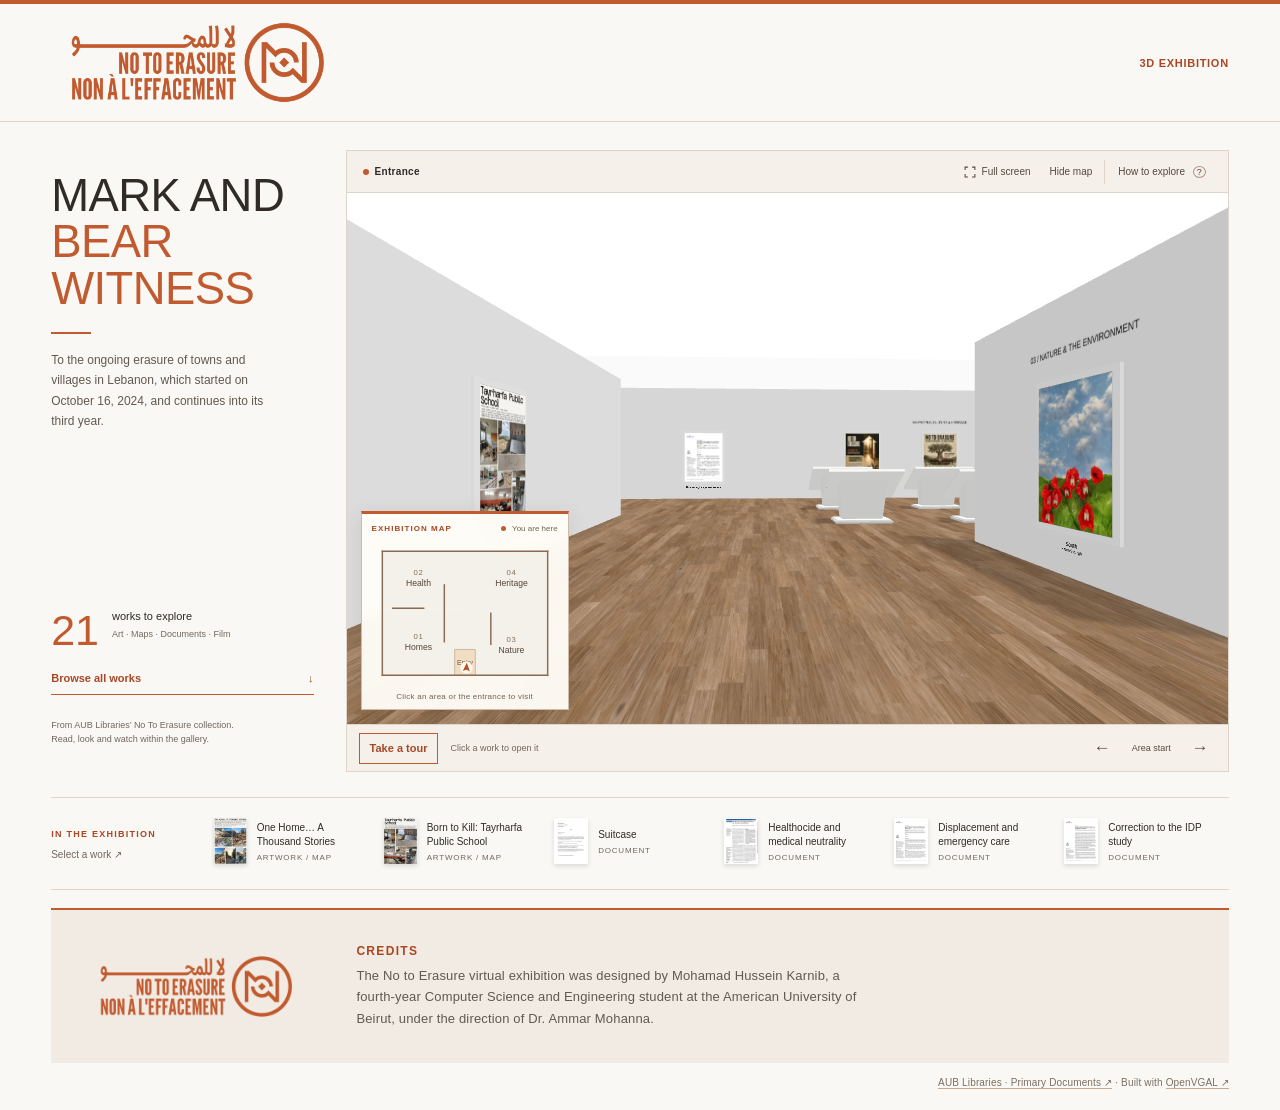
<file: index.html>
<!doctype html>
<html lang="en">
<head>
  <meta charset="utf-8">
  <meta name="viewport" content="width=device-width,initial-scale=1">
  <meta name="description" content="Explore 21 works from AUB Libraries’ Primary Documents collection in the No To Erasure 3D exhibition.">
  <title>No To Erasure — 3D Exhibition</title>
  <meta name="theme-color" content="#c15b2f">
  <link rel="icon" type="image/png" href="assets/brand/no-to-erasure-logo.png">
  <link rel="stylesheet" href="app.css?v=shorter-intro">
  <link rel="stylesheet" href="event-theme.css?v=mark-and-bear-witness">
  <script src="app.js?v=escape-priority" defer></script>
  <script src="gallery-fullscreen.js?v=escape-priority" defer></script>
</head>
<body>
<a class="skip" href="#work-strip">Skip to the exhibition works</a>
<div id="app-shell">
  <header class="site-header">
    <a href="./" class="brand" aria-label="No To Erasure, exhibition home"><img class="event-logo" src="assets/brand/no-to-erasure-logo.png" width="2048" height="790" alt="لا للمحو — No To Erasure — Non à l’effacement"></a>
    <span class="exhibition-label">3D Exhibition</span>
  </header>

  <main id="main">
    <section id="gallery-view" class="gallery-layout" aria-label="Walkable exhibition">
      <aside class="exhibition-intro">
        <div>
          <h1>Mark and <em>Bear Witness</em></h1>
          <p class="exhibition-dedication">To the ongoing erasure of towns and villages in Lebanon, which started on October 16, 2024, and continues into its third year.</p>
        </div>
        <div class="intro-bottom"><span class="section-number" id="work-count">21</span><p>works to explore<br><span>Art · Maps · Documents · Film</span></p><a href="#work-strip" class="text-button">Browse all works <span aria-hidden="true">↓</span></a><p class="sample-note">From AUB Libraries’ No To Erasure collection.<br>Read, look and watch within the gallery.</p></div>
      </aside>
      <div class="gallery-stage">
        <div class="stage-heading"><span><span class="live-dot"></span> <span id="current-room" title="Entrance">Entrance</span></span><div class="stage-actions"><button id="fullscreen-toggle" class="small-button" aria-pressed="false" title="Explore the gallery in full screen"><svg viewBox="0 0 20 20" width="14" height="14" aria-hidden="true"><path d="M7 3H3v4m10-4h4v4M3 13v4h4m10-4v4h-4" fill="none" stroke="currentColor" stroke-width="1.5"/></svg><span id="fullscreen-label">Full screen</span></button><button id="map-toggle" class="small-button" aria-expanded="true" aria-controls="minimap">Hide map</button><button id="help-button" class="small-button" aria-expanded="false">How to explore <span aria-hidden="true">?</span></button></div></div>
        <div class="frame-wrap">
          <iframe id="gallery-frame" title="No To Erasure 3D exhibition" src="gallery/viewer.html?embedded=1&amp;v=escape-priority" allow="fullscreen" loading="eager"></iframe>
          <div id="stage-loading" role="status"><span class="spinner"></span><p>Opening the exhibition…</p><span>You can open the works below while the gallery loads.</span></div>
          <aside id="minimap" aria-label="Exhibition minimap" hidden><div class="map-heading"><strong>EXHIBITION MAP</strong><span><i></i> You are here</span></div><svg id="map-drawing" viewBox="0 0 216 216" role="group" aria-label="Open-plan gallery with four themed areas and an entrance. Choose an area or the entrance."></svg><p>Click an area or the entrance to visit</p></aside>
          <div id="gallery-help" hidden><strong>Take your time.</strong><p>Drag to look around. Use the arrow keys or W, A, S, D to move. Hold Shift to walk faster. Click any work to open it here. Enlarge an artwork or map, read every page of a document, or play the film. Close the panel to continue from the same spot.</p><p>Choose <b>Take a tour</b> for a guided walk with stops. Select <b>Stop tour</b> or take control of the gallery to explore freely. The arrows below the gallery walk you to the previous or next work. Use the map to jump to an area.</p><button id="help-close" class="small-button">Got it</button></div>
        </div>
        <div class="gallery-toolbar">
          <div class="tour-controls">
            <button id="tour-toggle" type="button" disabled>Take a tour</button>
            <p id="walk-status" role="status">Click a work to open it</p>
          </div>
          <div class="work-controls" role="group" aria-label="Gallery navigation">
            <button id="previous-work" type="button" aria-label="Walk to previous work" title="Walk to previous work" disabled>←</button>
            <button id="reset-room" type="button" class="reset-button">Area start</button>
            <button id="next-work" type="button" aria-label="Walk to next work" title="Walk to next work" disabled>→</button>
          </div>
        </div>
      </div>
    </section>

    <section id="work-strip" aria-label="Exhibition contents" tabindex="-1"><div class="strip-label"><span class="eyebrow">IN THE EXHIBITION</span><span>Select a work ↗</span></div><div id="strip-items"></div></section>
  </main>
  <footer id="credits" class="exhibition-footer">
    <div class="footer-credits">
      <img class="footer-logo" src="assets/brand/no-to-erasure-logo.png" width="2048" height="790" alt="لا للمحو — No To Erasure — Non à l’effacement" loading="lazy">
      <div>
        <h2>Credits</h2>
        <p>The No to Erasure virtual exhibition was designed by Mohamad Hussein Karnib, a fourth-year Computer Science and Engineering student at the American University of Beirut, under the direction of Dr. Ammar Mohanna.</p>
      </div>
    </div>
    <div class="footer-links"><a href="https://aub.edu.lb.libguides.com/no-to-erasure/primary-documents" target="_blank" rel="noopener noreferrer">AUB Libraries · Primary Documents ↗</a> · Built with <a href="https://github.com/lbartworks/openvgal" target="_blank" rel="noopener noreferrer">OpenVGAL ↗</a></div>
  </footer>
</div>

<dialog id="exhibit-dialog" aria-labelledby="exhibit-title"><div class="dialog-top"><span id="detail-kind" class="eyebrow"></span><button class="close-button return-button" data-close aria-label="Close exhibit">Back to gallery <span aria-hidden="true">✕</span></button></div><div class="exhibit-layout"><section id="video-inspector" class="video-visual" aria-label="Watch video in the gallery" hidden><div id="video-player-slot"></div><p class="video-caption"><span id="video-source-label">Film · Available offline</span><span>Close to return to your place in the gallery</span></p></section><div class="detail-visual" id="poster-inspector"><div id="document-toolbar" role="group" aria-label="Document pages" hidden><button id="page-previous" aria-label="Previous document page">←</button><label for="page-select">Page</label><select id="page-select" aria-label="Document page"></select><span id="page-count"></span><button id="page-next" aria-label="Next document page">→</button></div><div class="zoom-toolbar" role="group" aria-label="Page magnification"><span id="zoom-label" aria-live="polite">Fit to view</span><div><button id="zoom-out" aria-label="Zoom out page" disabled>−</button><button id="zoom-fit">Fit</button><button id="zoom-width" aria-label="Fit page to width">Width</button><button id="zoom-in" aria-label="Zoom in page">+</button></div></div><div id="poster-viewport" tabindex="0" aria-label="Artwork, map or document page. Scroll to inspect when enlarged."><button id="full-image" type="button" aria-label="Enlarge page in this panel"><img id="detail-image" alt=""></button></div><p class="zoom-hint">Enlarge to inspect · Scroll to see the details</p></div><div class="detail-copy"><p id="detail-number" class="eyebrow"></p><h2 id="exhibit-title"></h2><p id="detail-summary" class="detail-summary"></p><div id="detail-body"></div><dl id="detail-metadata"></dl><div id="detail-actions"></div><p id="detail-credit" class="credit"></p><div class="detail-navigation"><button id="detail-previous" class="small-button">← Previous</button><span id="detail-position"></span><button id="detail-next" class="small-button">Next →</button></div></div></div></dialog>
<div class="sr-only" id="announcement" aria-live="polite"></div>
</body>
</html>
</file>
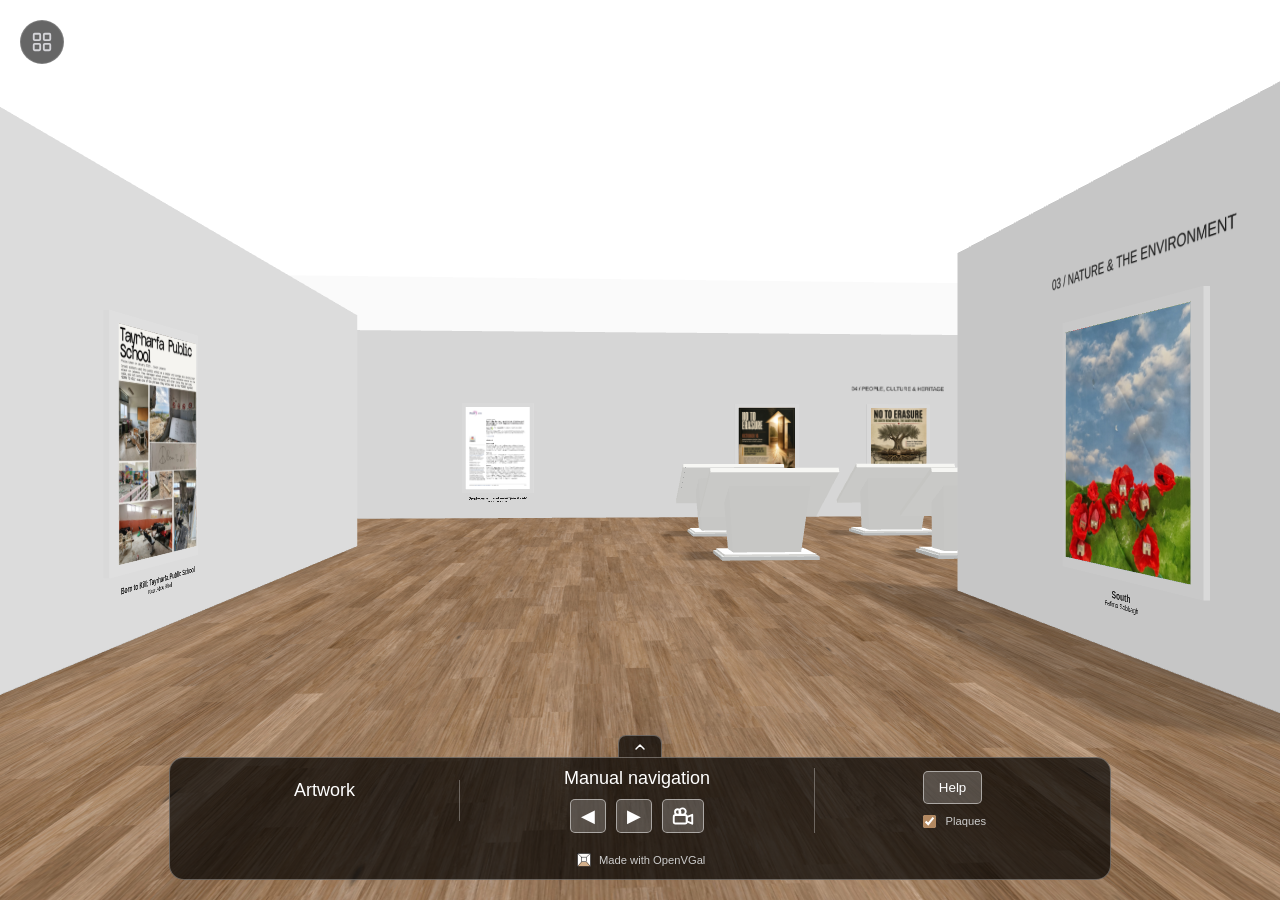
<file: gallery/viewer.html>
<!DOCTYPE html>
<html xmlns="http://www.w3.org/1999/xhtml">
 <head>
    <meta http-equiv="Content-Type" content="text/html; charset=utf-8" />
    <meta name="viewport" content="width=device-width, initial-scale=1.0">
	<title>No to Erasure — OpenVGAL demo</title>
	<meta name="description" content="Explore a stunning 3D virtual tour of your art gallery. Experience interactive WebGL visuals with OpenVGal immersive 3D environment.">
	<meta name="keywords" content="3D virtual gallery, WebGL environment, interactive 3D model, 3D virtual photo gallery, 3D virtual art gallery">
	<meta name="robots" content="index, follow">
	<!-- No static canonical or og:url. This file ships in self-host ZIPs and as
	     cdn.openvgal.com/core/viewer.html, so its real address is only known at
	     runtime. Both tags are created further down, and only when
	     window.openvgal_location is an absolute https URL. -->
	<!-- Open Graph -->
	<meta property="og:title" content="Interactive 3D Virtual Gallery | OpenVGAL">
	<meta property="og:description" content="Step into a fully immersive 3D environment. Explore our WebGL-powered virtual tour of an art gallery.">
	<meta property="og:image" content="preview.jpg">
	<meta property="og:type" content="website">
	<!-- Twitter Card -->
	<meta name="twitter:card" content="summary_large_image">
	<meta name="twitter:title" content="3D Virtual Gallery | OpenVGAL">
	<meta name="twitter:description" content="Experience an interactive 3D virtual gallery powered by WebGL. Explore now!">
	<meta name="twitter:image" content="preview.jpg">
	<!-- Structured Data -->
	<script type="application/ld+json">
	{
		"@context": "https://schema.org",
		"@type": "VirtualTour",
		"name": "3D Virtual Gallery",
		"description": "An interactive WebGL-based 3D virtual gallery by OpenVGAL.",
		"image": "preview.jpg",
		"provider": {
		"@type": "Organization",
		"name": "OpenVGAL"
		}
	}
	</script>
	<script>
         <!--/////////////////////// CUSTOMIZE THIS VALUE //////////////////////////////////-->
		window.openvgal_location = '.';
        window.openvgal_cdn_base = '';
        if (new URLSearchParams(location.search).has('embedded')) document.documentElement.classList.add('demo-embedded');
		<!--/////////////////////// CUSTOMIZE THIS VALUE //////////////////////////////////-->

		// The SEO tags are filled in from this value further down the head, after the
		// URL-based overrides have had their say — see the "SEO tags" block below.
	</script>

       <style>
		html,
		body {
		overflow: hidden;
		width: 100%;
		height: 100%;
		margin: 0;
		padding: 0;
		}

		#renderCanvas {
		width: 100%;
		height: 100%;
		touch-action: none;
		}
		#loader {
		  width: 100%;
		  height: 100%;
		  background: #000;
		  margin: auto;
		  display: flex;
		  justify-content: center;
		  align-items: center;
		  font-family: 'Inter', system-ui, -apple-system, sans-serif;
		}
		#loader .loader-card {
		  background: #18181b;
		  border: 1px solid #27272a;
		  border-radius: 16px;
		  padding: 2rem 2.5rem;
		  display: flex;
		  flex-direction: column;
		  gap: 0.2rem;
		  min-width: 320px;
		  width: min(420px, 80vw);
		}
		#loader p {
		  color: #a1a1aa;
		  font-size: 0.85rem;
		  font-weight: 500;
		  letter-spacing: 0.05em;
		  text-transform: uppercase;
		  margin: 0;
		  padding-top: 1rem;
		}
		#loader .percent-text {
		  color: #d4d4d8;
		  font-size: 0.8rem;
		  font-variant-numeric: tabular-nums;
		  margin: 0;
		  padding-top: 0.25rem;
		}
		#loaded {
		  opacity: 0;
		  transition: opacity 1s ease;
		}
		.loadingContainer {
		  width: 100%;
		  height: 12px;
		  background: #27272a;
		  border-radius: 6px;
		  overflow: hidden;
		  margin-top: 0.3rem;
		}
		.loadingBar {
		  height: 100%;
		  background: linear-gradient(90deg, oklch(0.78 0.065 68), oklch(0.66 0.075 64));
		  border-radius: 6px;
		  width: 0%;
		}






        /* Navigation Map */
        #map-button {
            position: fixed;
            top: 20px;
            left: 20px;
            z-index: 25;
            width: 44px;
            height: 44px;
            border-radius: 50%;
            border: 1px solid rgba(255, 255, 255, 0.15);
            background: rgba(0, 0, 0, 0.6);
            backdrop-filter: blur(12px);
            -webkit-backdrop-filter: blur(12px);
            color: #d4d4d8;
            cursor: pointer;
            display: flex;
            align-items: center;
            justify-content: center;
            transition: background 0.2s, border-color 0.2s, color 0.2s;
        }
        #map-button:hover {
            background: color-mix(in oklab, oklch(0.78 0.065 68) 22%, transparent);
            border-color: color-mix(in oklab, oklch(0.78 0.065 68) 50%, transparent);
            color: oklch(0.78 0.065 68);
        }
        #map-modal {
            display: none;
            position: fixed;
            inset: 0;
            z-index: 40;
            background: rgba(0, 0, 0, 0.92);
            backdrop-filter: blur(24px);
            -webkit-backdrop-filter: blur(24px);
            flex-direction: column;
            align-items: center;
            padding: 0;
            overflow-y: auto;
            font-family: 'Inter', system-ui, -apple-system, sans-serif;
        }
        #map-header {
            width: 100%;
            max-width: 900px;
            display: flex;
            justify-content: space-between;
            align-items: center;
            padding: 24px 32px 8px;
            box-sizing: border-box;
        }
        #map-title {
            color: #fafafa;
            font-size: 1.25rem;
            font-weight: 600;
            letter-spacing: -0.01em;
        }
        #map-close {
            background: none;
            border: none;
            color: #71717a;
            font-size: 1.75rem;
            cursor: pointer;
            padding: 4px 8px;
            line-height: 1;
            transition: color 0.2s;
        }
        #map-close:hover {
            color: #fafafa;
        }
        #map-about {
            width: 100%;
            max-width: 900px;
            padding: 8px 32px 8px;
            box-sizing: border-box;
        }
        #map-about-title {
            margin: 0 0 8px;
            color: #fafafa;
            font-size: 1.5rem;
            font-weight: 600;
            letter-spacing: -0.01em;
            line-height: 1.25;
        }
        #map-about-description {
            margin: 0;
            max-width: 65ch;
            color: #a1a1aa;
            font-size: 0.9375rem;
            line-height: 1.6;
            white-space: pre-line;
        }
        #map-about-description.clamped {
            display: -webkit-box;
            -webkit-box-orient: vertical;
            -webkit-line-clamp: 4;
            line-clamp: 4;
            overflow: hidden;
        }
        #map-about-more {
            margin: 4px 0 0;
            padding: 0;
            background: none;
            border: none;
            color: #a5b4fc;
            font: inherit;
            font-size: 0.875rem;
            cursor: pointer;
        }
        #map-about-more:hover {
            color: #c7d2fe;
        }
        #map-grid {
            width: 100%;
            max-width: 960px;
            display: grid;
            grid-template-columns: repeat(auto-fill, minmax(220px, 1fr));
            gap: 18px;
            padding: 16px 32px 40px;
            box-sizing: border-box;
        }
        .map-card {
            background: rgba(255, 255, 255, 0.04);
            border: 1px solid rgba(255, 255, 255, 0.07);
            border-radius: 14px;
            cursor: pointer;
            overflow: hidden;
            transition: transform 0.25s ease, border-color 0.25s, box-shadow 0.3s;
        }
        .map-card:hover {
            transform: translateY(-4px) scale(1.015);
            border-color: color-mix(in oklab, oklch(0.78 0.065 68) 55%, transparent);
            box-shadow: 0 12px 32px rgba(0, 0, 0, 0.4), 0 0 0 1px color-mix(in oklab, oklch(0.78 0.065 68) 25%, transparent);
        }
        .map-card.map-card-active {
            border-color: oklch(0.66 0.075 64);
            box-shadow: 0 0 0 1px oklch(0.66 0.075 64), 0 6px 20px color-mix(in oklab, oklch(0.78 0.065 68) 28%, transparent);
        }
        .map-card-thumb-wrap {
            position: relative;
            overflow: hidden;
        }
        .map-card-thumb-wrap::after {
            content: '';
            position: absolute;
            bottom: 0;
            left: 0;
            right: 0;
            height: 40%;
            background: linear-gradient(to top, rgba(0,0,0,0.5), transparent);
            pointer-events: none;
        }
        .map-card-thumb {
            width: 100%;
            aspect-ratio: 3 / 2;
            object-fit: cover;
            display: block;
            background: #18181b;
            transition: transform 0.3s ease;
        }
        .map-card:hover .map-card-thumb {
            transform: scale(1.05);
        }
        .map-card-placeholder {
            width: 100%;
            aspect-ratio: 3 / 2;
            background: linear-gradient(135deg, #18181b 0%, #27272a 50%, #1e1b4b 100%);
            display: flex;
            align-items: center;
            justify-content: center;
        }
        .map-card-info {
            padding: 12px 14px 14px;
            text-align: center;
        }
        .map-card-name {
            color: #e4e4e7;
            font-size: 0.875rem;
            font-weight: 500;
            margin: 0 0 3px;
            white-space: nowrap;
            overflow: hidden;
            text-overflow: ellipsis;
        }
        .map-card-count {
            color: #71717a;
            font-size: 0.75rem;
            font-weight: 400;
            margin: 0;
        }
        @media screen and (max-width: 600px) {
            #map-button {
                top: 12px;
                left: 12px;
                width: 38px;
                height: 38px;
            }
            #map-header {
                padding: 16px 16px 4px;
            }
            #map-about {
                padding: 4px 16px 4px;
            }
            #map-about-title {
                font-size: 1.25rem;
            }
            #map-grid {
                grid-template-columns: repeat(2, 1fr);
                gap: 10px;
                padding: 10px 16px 24px;
            }
            .map-card-info {
                padding: 8px 10px 10px;
            }
            .map-card-name {
                font-size: 0.8rem;
            }
        }

    </style>

    <!-- Debug mode: ?debug=1 loads an in-page console (Eruda) and records a
         breadcrumb trail to localStorage. The trail survives a tab kill, so a
         large gallery reaped by iOS Safari's memory limit can still be
         diagnosed: reopen with ?debug=1 and the previous run's trail is dumped
         to the console. Entirely inert without ?debug=1. -->
    <script>
    (function () {
        // Always defined so instrumented call sites stay one-liners.
        window.ovgMark = function () {};

        // The flag is sticky, because published galleries embed this file in a
        // cross-origin iframe whose src we cannot add a query param to. Arming it
        // once in a direct tab latches it for this origin, so every later embed
        // records too. The latch expires after TTL so a forgotten debug session
        // cannot leave the console button on every later visit. ?debug=0 disarms
        // it immediately.
        var STICKY = 'ovg_debug_on';
        var TTL = 2 * 60 * 60 * 1000;
        var flag = new URLSearchParams(window.location.search).get('debug');
        var armed = (flag === '1');
        try {
            if (flag === '1') localStorage.setItem(STICKY, String(Date.now()));
            else if (flag === '0') localStorage.removeItem(STICKY);
            else {
                // Legacy value was '1'; anything not a live timestamp is stale.
                var since = parseInt(localStorage.getItem(STICKY), 10);
                armed = (since > 0 && (Date.now() - since) < TTL);
                if (!armed) localStorage.removeItem(STICKY);
            }
        } catch (e) {}
        if (!armed) return;

        var KEY = 'ovg_debug_trail';
        var MAX = 300;
        var t0 = Date.now();
        var trail = [];
        var prev = null;

        // Read the trail the previous run left behind before overwriting it.
        try {
            var raw = localStorage.getItem(KEY);
            if (raw) prev = JSON.parse(raw);
        } catch (e) {}

        function store() {
            try { localStorage.setItem(KEY, JSON.stringify(trail)); } catch (e) {}
        }

        function stats() {
            var s = {};
            try {
                // Viewer locals are not globals; go through the engine store.
                var scene = BABYLON.EngineStore.LastCreatedScene;
                if (scene) {
                    s.meshes = scene.meshes.length;
                    s.verts = scene.getTotalVertices();
                    s.mats = scene.materials.length;
                    s.texs = scene.textures.length;
                    var bytes = 0;
                    for (var i = 0; i < scene.textures.length; i++) {
                        var sz = scene.textures[i].getSize();
                        // 4 bytes/texel, +33% for the mip chain
                        if (sz && sz.width) bytes += sz.width * sz.height * 4 * 1.33;
                    }
                    s.texMB = Math.round(bytes / 1048576);
                    s.fps = Math.round(scene.getEngine().getFps());
                }
            } catch (e) {}
            return s;
        }

        window.ovgMark = function (label, extra) {
            var e = { t: Date.now() - t0, m: label };
            var s = stats();
            for (var k in s) e[k] = s[k];
            if (extra) e.x = String(extra);
            trail.push(e);
            if (trail.length > MAX) trail.splice(0, trail.length - MAX);
            store();
            console.log('[ovg] ' + e.t + 'ms', label,
                (s.texMB === undefined) ? '' : '(' + s.meshes + ' meshes, ' + s.texMB + ' MB tex)',
                extra || '');
        };

        window.ovgDebug = {
            prev: function () { console.table(prev || []); return prev; },
            trail: function () { console.table(trail); return trail; },
            stats: stats,
            clear: function () { try { localStorage.removeItem(KEY); } catch (e) {} },
            off: function () {
                try { localStorage.removeItem(STICKY); } catch (e) {}
                return 'debug disarmed for this origin - reload to take effect';
            }
        };

        window.addEventListener('error', function (ev) {
            ovgMark('ERROR', (ev.message || '') + ' @ ' + (ev.filename || '') + ':' + (ev.lineno || ''));
        });
        window.addEventListener('unhandledrejection', function (ev) {
            ovgMark('REJECT', (ev.reason && ev.reason.message) || ev.reason);
        });
        // A clean exit stamps the trail. A trail without this stamp was killed.
        window.addEventListener('pagehide', function () { ovgMark('pagehide (clean exit)'); });

        document.addEventListener('DOMContentLoaded', function () {
            var c = document.getElementById('renderCanvas');
            if (!c) return;
            // Highest-signal event for a memory death: it fires while the page
            // is still alive, whereas an OS kill leaves nothing behind.
            c.addEventListener('webglcontextlost', function () { ovgMark('WEBGL CONTEXT LOST'); });
            c.addEventListener('webglcontextrestored', function () { ovgMark('webgl context restored'); });
        });

        // Separates "died while loading" from "died while walking around".
        setInterval(function () { ovgMark('heartbeat'); }, 10000);

        var s = document.createElement('script');
        return; // Local demo: do not fetch an external debug console.
        s.src = ''; 
        s.onload = function () {
            eruda.init();
            ovgMark('debug console ready', navigator.userAgent);
            if (!prev) return;
            var clean = prev.some(function (e) { return /clean exit/.test(e.m); });
            console.warn('[ovg] previous run: ' + prev.length + ' marks, ' +
                (clean ? 'exited cleanly' : 'NO clean exit - the tab was killed'));
            console.table(prev);
        };
        s.onerror = function () { ovgMark('eruda failed to load'); };
        document.head.appendChild(s);
    })();
    </script>

    <script src="babylon.js"></script>
    <script src="babylonjs.loaders.min.js"></script>
    <script src="lib/pep.js"></script>
	<!-- uncomment if you want to enable the functionality of saving as glb in the debug menu
	<script src="https://preview.babylonjs.com/serializers/babylonjs.serializers.min.js"></script>
	-->
	<script src="lib/earcut.min.js"></script>
    <link rel="stylesheet" href="overlay.css">

	<script>
	// URL-based mode overrides - must run before declarations.js
	// To use local templates/materials instead of CDN, set: window.openvgal_cdn_base = '';
	(function() {
		const urlParams = new URLSearchParams(window.location.search);
		if (urlParams.get('preview') === 'iframe' && window.parent) {
			window.openvgal_preview_mode = true;
			window.openvgal_cdn_base = window.parent.openvgal_cdn_base || window.location.origin;
			console.log('Preview mode: CDN base =', window.openvgal_cdn_base);
		}
		// Multi-tenant mode: ?openvgal_location=<absolute https URL> points the viewer
		// at a remote gallery (e.g. a published gallery on assets.openvgal.com).
		// Only https:// URLs are accepted, to avoid loading arbitrary third-party content.
		const locParam = urlParams.get('openvgal_location');
		if (locParam) {
			try {
				const u = new URL(locParam);
				if (u.protocol === 'https:') {
					window.openvgal_location = locParam;
					console.log('Remote location:', locParam);
				} else {
					console.warn('Ignoring openvgal_location: not https');
				}
			} catch (e) {
				console.warn('Ignoring openvgal_location: invalid URL');
			}
		}
		// Dev mode: serve repo root via static server, point viewer at examples/ + cdn/
		// Usage: from repo root run `python -m http.server 8080`, open
		//   http://localhost:8080/site/viewer.html?dev=1
		if (urlParams.get('dev') === '1') {
			window.openvgal_location = '/examples';
			window.openvgal_cdn_base = '/cdn';
			console.log('Dev mode: location=/examples, cdn=/cdn');
		}
	})();

	// SEO tags. Runs after the overrides above, so it sees the final value of
	// window.openvgal_location. Only an absolute https URL can produce a correct
	// canonical or og:url; the head default '.' and dev mode's '/examples' cannot,
	// so they are left alone rather than emitting './virtual.html'.
	(function() {
		const raw = window.openvgal_location;
		if (typeof raw !== 'string' || !/^https:\/\//i.test(raw.trim())) return;

		const baseUrl = raw.trim().replace(/\/+$/, '');
		const fullPageUrl = baseUrl + '/virtual.html';
		const imageUrl = baseUrl + '/preview.jpg';
		const providerUrl = baseUrl.replace('/virtual', '');

		// canonical and og:url carry no static value, so create them here.
		let canonical = document.querySelector('link[rel="canonical"]');
		if (!canonical) {
			canonical = document.createElement('link');
			canonical.rel = 'canonical';
			document.head.appendChild(canonical);
		}
		canonical.href = fullPageUrl;

		let ogUrl = document.querySelector('meta[property="og:url"]');
		if (!ogUrl) {
			ogUrl = document.createElement('meta');
			ogUrl.setAttribute('property', 'og:url');
			document.head.appendChild(ogUrl);
		}
		ogUrl.setAttribute('content', fullPageUrl);

		const ogImage = document.querySelector('meta[property="og:image"]');
		if (ogImage) ogImage.setAttribute('content', imageUrl);
		const twitterImage = document.querySelector('meta[name="twitter:image"]');
		if (twitterImage) twitterImage.setAttribute('content', imageUrl);

		const structuredData = document.querySelector('script[type="application/ld+json"]');
		if (structuredData) {
			try {
				const data = JSON.parse(structuredData.textContent);
				data['@id'] = fullPageUrl;
				data.url = fullPageUrl;
				data.image = imageUrl;
				if (data.provider) data.provider.url = providerUrl;
				structuredData.textContent = JSON.stringify(data, null, 2);
			} catch (e) {
				console.warn('Failed to update structured data:', e);
			}
		}
	})();
	</script>
  <style>.demo-embedded #permanent-overlay,.demo-embedded #map-button,.demo-embedded #tour-recorder-button,.demo-embedded #tour-recorder-panel {display:none!important} .demo-embedded #loader {background:#ece7de} .demo-embedded #loader .loader-card {background:#f8f4ec;border:1px solid #ccc5b8;border-radius:4px} .demo-embedded #loader p {color:#33342e} #renderCanvas:focus {outline:none}</style>
  </head>

  <body>
  


  
  	<div id="loader">
	  <div class="loader-card">
		<p>Loading template</p>
		<div class="loadingContainer">
			<div class="loadingBar" id="loadingBar_template"></div>
		</div>
		<p class="percent-text" id="percentLoaded_template">0%</p>
		<p>Loading materials</p>
		<div class="loadingContainer">
			<div class="loadingBar" id="loadingBar_materials"></div>
		</div>
		<p class="percent-text" id="percentLoaded_materials">0%</p>
		<p>Loading artworks</p>
		<div class="loadingContainer">
			<div class="loadingBar" id="loadingBar_artwork"></div>
		</div>
		<p class="percent-text" id="percentLoaded_artwork">0%</p>
		<p>Setting up lights</p>
		<div class="loadingContainer">
			<div class="loadingBar" id="loadingBar_lights"></div>
		</div>
		<p class="percent-text" id="percentLoaded_lights">0%</p>
	  </div>
	</div>


    <script src='declarations.js'></script>

  
      
    <canvas id="renderCanvas" touch-action="none"></canvas>

     <script src='demo-map-stands.js?v=v1-1'></script>
     <script src='room_builder_aux.js?v=maps-1'></script>
	 <script src='openvgal-lighting.js'></script>
    <script>
    // Load overlay.js: local first, CDN fallback
    (function() {
        var s = document.createElement('script');
        s.src = 'overlay.js?v=demo-4';
        s.onerror = function() {
            if (typeof cdn_base !== 'undefined' && cdn_base) {
                var f = document.createElement('script');
                f.src = cdn_base + '/core/overlay.js';
                document.body.appendChild(f);
            }
        };
        document.body.appendChild(s);
    })();
    </script>
    <script src='demo-controls.js?v=1'></script>
    <script src='demo-viewport.js?v=1'></script>
    <script src='demo-rooms.js?v=v1-oak-1'></script>
    <script src='demo-soft-light.js?v=1'></script>
    <script src='openvgal-viewer.js?v=v1-open-1'></script>


    <script src="demo-walk-route.js?v=1"></script>
    <script src="demo-bridge.js?v=escape-priority"></script>
    <!-- Navigation Map -->
    <button id="map-button" onclick="toggleMap()" title="Gallery Map" style="display:none;">
        <svg width="22" height="22" viewBox="0 0 24 24" fill="none" stroke="currentColor"
             stroke-width="2" stroke-linecap="round" stroke-linejoin="round">
            <rect x="3" y="3" width="7" height="7" rx="1"/>
            <rect x="14" y="3" width="7" height="7" rx="1"/>
            <rect x="3" y="14" width="7" height="7" rx="1"/>
            <rect x="14" y="14" width="7" height="7" rx="1"/>
        </svg>
    </button>

    <div id="map-modal">
        <div id="map-header">
            <span id="map-title">Gallery Map</span>
            <button id="map-close" onclick="toggleMap()">&times;</button>
        </div>
        <div id="map-about" style="display:none;">
            <h2 id="map-about-title"></h2>
            <p id="map-about-description"></p>
            <button id="map-about-more" type="button" style="display:none;" onclick="expandMapAbout()">more</button>
        </div>
        <div id="map-grid"></div>
    </div>

    <script>
    function toggleMap() {
        var modal = document.getElementById('map-modal');
        if (!modal) return;
        var isHidden = modal.style.display === 'none' || modal.style.display === '';
        if (isHidden) {
            populateMap();
            modal.style.display = 'flex';
            updateMapAboutMore();
        } else {
            modal.style.display = 'none';
        }
    }

    // Exhibition title/description from Technical; the block stays hidden when
    // neither is set, so older galleries show the map exactly as before.
    function populateMapAbout() {
        var about = document.getElementById('map-about');
        var technical = config_file_content.Technical || {};
        var title = technical.title || '';
        var description = technical.description || '';
        document.getElementById('map-about-title').textContent = title;
        document.getElementById('map-about-title').style.display = title ? '' : 'none';
        var descEl = document.getElementById('map-about-description');
        descEl.textContent = description;
        descEl.style.display = description ? '' : 'none';
        descEl.classList.add('clamped');
        about.style.display = (title || description) ? '' : 'none';
    }

    // The clamp is CSS; "more" shows only when it actually cut text, which can
    // only be measured once the modal is visible.
    function updateMapAboutMore() {
        var descEl = document.getElementById('map-about-description');
        var cut = descEl.style.display !== 'none' && descEl.scrollHeight > descEl.clientHeight + 1;
        document.getElementById('map-about-more').style.display = cut ? '' : 'none';
    }

    function expandMapAbout() {
        document.getElementById('map-about-description').classList.remove('clamped');
        document.getElementById('map-about-more').style.display = 'none';
    }

    function populateMap() {
        var grid = document.getElementById('map-grid');
        if (!grid || typeof config_file_content === 'undefined') return;
        grid.innerHTML = '';
        populateMapAbout();

        for (var galleryName in config_file_content) {
            if (galleryName === 'Technical') continue;

            var gallery = config_file_content[galleryName];
            var imageKeys = Object.keys(gallery).filter(function(k) {
                return gallery[k] && gallery[k].resource_type === 'image';
            });

            var card = document.createElement('div');
            card.className = 'map-card';
            if (galleryName === current_gallery) card.className += ' map-card-active';
            card.onclick = (function(name) {
                return function() { navigateToGallery(name); };
            })(galleryName);

            var wrap = document.createElement('div');
            wrap.className = 'map-card-thumb-wrap';
            if (imageKeys.length > 0) {
                var img = document.createElement('img');
                // Must match the room build's CORS fetch, or the two requests share
                // one cache entry and the no-Origin reply (no ACAO) breaks the wall texture.
                img.crossOrigin = 'anonymous';
                img.className = 'map-card-thumb';
                var resourcePath = gallery[imageKeys[0]].resource;
                img.src = (typeof window.resolveImageUrl === 'function')
                    ? window.resolveImageUrl(resourcePath)
                    : hallspics_prefix + resourcePath;
                img.alt = galleryName;
                img.loading = 'lazy';
                wrap.appendChild(img);
            } else {
                var placeholder = document.createElement('div');
                placeholder.className = 'map-card-placeholder';
                wrap.appendChild(placeholder);
            }
            card.appendChild(wrap);

            var info = document.createElement('div');
            info.className = 'map-card-info';

            var nameEl = document.createElement('p');
            nameEl.className = 'map-card-name';
            nameEl.textContent = galleryName === 'root' ? 'Main Hall' : galleryName.replace(/#/g, ' ');
            info.appendChild(nameEl);

            var countEl = document.createElement('p');
            countEl.className = 'map-card-count';
            countEl.textContent = imageKeys.length + (imageKeys.length === 1 ? ' artwork' : ' artworks');
            info.appendChild(countEl);

            card.appendChild(info);
            grid.appendChild(card);
        }
    }

    function navigateToGallery(name) {
        // Already here — nothing to swap.
        if (name === current_gallery) { toggleMap(); return; }

        // Prefer the in-scene swap (openvgal-viewer.js). A full page reload
        // spins up a second Babylon engine/WebGL context while the old
        // document is still resident, which spikes memory; galleryManager
        // instead disposes only the outgoing gallery and reuses the engine.
        if (typeof window.galleryManager === 'function') {
            document.getElementById('map-modal').style.display = 'none';
            // Keep the URL shareable/refresh-safe without triggering a reload.
            var p = new URLSearchParams(window.location.search);
            p.set('gallery', name);
            history.replaceState(null, '', window.location.pathname + '?' + p.toString());
            // Door-style synthetic event: galleryManager strips the d_ prefix
            // and _<n> tail to recover the gallery name (same as the boot event).
            window.galleryManager({ source: { name: 'd_' + name + '_1' } });
            return;
        }

        // Fallback: full reload if the in-scene swap isn't available.
        var params = new URLSearchParams(window.location.search);
        params.set('gallery', name);
        window.location.search = params.toString();
    }

    // Background music (OIP-0006): Technical.music names one looping track. A
    // relative value is a file beside the images; anything absolute is streamed
    // as-is. Browsers block sound until the visitor's first click or key press,
    // so the button starts "on" and the track starts at that first interaction.
    var galleryMusic = null;
    var musicOn = true;
    var MUSIC_START_EVENTS = ['pointerdown', 'keydown', 'touchend'];

    function musicSrc(music) {
        if (/^([a-z][a-z0-9+.-]*:|\/\/)/i.test(music)) return music;
        var path = '/' + music.replace(/^(\.\/|\/)+/, '');
        // Same resolution as the images, so the preview's blob URLs apply too.
        return (typeof window.resolveImageUrl === 'function')
            ? window.resolveImageUrl(path)
            : window.openvgal_location + path;
    }

    function setupMusic() {
        var music = (config_file_content.Technical || {}).music;
        if (typeof music !== 'string' || !music) return;
        galleryMusic = new Audio(musicSrc(music));
        galleryMusic.loop = true;
        MUSIC_START_EVENTS.forEach(function(type) {
            window.addEventListener(type, startMusicOnInteraction, true);
        });
        // The overlay (and its #music-button) is injected asynchronously.
        document.body.classList.add('has-music');
    }

    function playMusic() {
        galleryMusic.play().then(function() {
            MUSIC_START_EVENTS.forEach(function(type) {
                window.removeEventListener(type, startMusicOnInteraction, true);
            });
        }).catch(function() {});
    }

    function startMusicOnInteraction(e) {
        // The button's own click toggles; starting here too would undo it.
        if (e.target && e.target.closest && e.target.closest('#music-button')) return;
        if (musicOn && galleryMusic.paused) playMusic();
    }

    function toggleMusic() {
        if (!galleryMusic) return;
        musicOn = !musicOn;
        if (musicOn) playMusic();
        else galleryMusic.pause();
        var button = document.getElementById('music-button');
        if (!button) return;
        button.classList.toggle('off', !musicOn);
        button.setAttribute('aria-pressed', musicOn ? 'true' : 'false');
    }

    (function waitForConfig() {
        if (typeof config_file_content !== 'undefined' && config_file_content) {
            document.getElementById('map-button').style.display = 'flex';
            setupMusic();
        } else {
            setTimeout(waitForConfig, 200);
        }
    })();
    </script>
  </body>
</html>
</file>
<file: app.css>
:root{--paper:#f4f1e9;--ink:#27382e;--muted:#6b7168;--line:#dcded1;--accent:#ba5739;--green:#283e32;--white:#fffdf7}*{box-sizing:border-box}body{margin:0;color:var(--ink);background:var(--paper);font-family:Arial,Helvetica,sans-serif;font-size:14px}button,a{-webkit-tap-highlight-color:transparent}button{font:inherit;cursor:pointer;color:inherit}a{color:inherit}button:focus-visible,a:focus-visible,[tabindex]:focus-visible{outline:3px solid var(--accent);outline-offset:4px}button{border:0}button:disabled{opacity:.45;cursor:wait}[hidden]{display:none!important}.skip{position:absolute;left:20px;top:-100px;z-index:100;background:var(--paper);padding:12px}.skip:focus{top:10px}.site-header{height:98px;padding:0 4%;display:flex;align-items:center;justify-content:space-between;border-bottom:1px solid var(--line)}.brand{display:flex;align-items:center;gap:13px;text-decoration:none;font-size:12px;letter-spacing:.11em;font-weight:700;line-height:1.35}.brand-mark{font-family:Georgia,serif;font-size:43px;letter-spacing:-5px;position:relative;border:1px solid var(--ink);width:46px;height:49px;padding-left:5px;line-height:49px;font-weight:400}.brand-mark span{position:absolute;font-family:Arial;font-size:15px;top:-8px;right:4px}.live-dot{display:inline-block;width:6px;height:6px;border-radius:50%;background:#759165}.gallery-layout{display:grid;grid-template-columns:25% 75%;min-height:560px;height:calc(100vh - 250px);max-height:900px;padding:28px 4% 0;gap:0}.exhibition-intro{display:flex;flex-direction:column;justify-content:space-between;padding:28px 32px 26px 0}.eyebrow{font-size:9px;font-weight:700;letter-spacing:.16em;line-height:1.6;margin:0 0 20px}h1{font-family:Georgia,'Times New Roman',serif;font-size:clamp(35px,3.4vw,58px);font-weight:400;line-height:1.08;letter-spacing:-.04em;margin:0}h1 em{font-weight:400;color:var(--accent)}.intro-bottom{padding-top:22px}.section-number{font-family:Georgia,serif;font-size:38px;float:left;margin-right:13px;line-height:1.05}.intro-bottom p{font-size:11px;line-height:1.6;margin:0}.intro-bottom p span{font-size:9px;color:var(--muted)}.text-button{display:block;margin-top:19px;padding:10px 0;background:none;border-bottom:1px solid var(--ink);min-width:170px;text-align:left;font-size:11px}.text-button span{float:right}.intro-bottom p.sample-note{margin-top:24px;color:var(--muted);font-size:9px;line-height:1.5}.gallery-stage{display:flex;flex-direction:column;min-width:0;position:relative;background:#e6e7de;border:1px solid #d6d8cb}.stage-heading{height:42px;display:flex;justify-content:space-between;align-items:center;padding:0 16px;background:#eeeee4;font-size:10px;letter-spacing:.03em}.live-dot{margin-right:6px}.small-button{border:1px solid #cdd0c3;background:transparent;padding:8px 12px;font-size:10px;line-height:1.2}.small-button:hover{background:#e6e9de}.stage-heading .small-button{border:0;padding:6px;font-size:10px}.stage-heading .small-button span{border:1px solid #8b9483;border-radius:50%;padding:0 3px;font-size:9px;margin-left:5px}.frame-wrap{position:relative;flex:1;min-height:360px;background:#deded5;overflow:hidden}#gallery-frame{border:0;width:100%;height:100%;position:absolute;inset:0}.gallery-toolbar{min-height:47px;display:flex;align-items:center;justify-content:space-between;padding:0 12px;background:#eeeee4}.gallery-toolbar p{display:flex;align-items:center;gap:8px;font-size:9px;color:#616a5e;margin:0}.toolbar-line{width:20px;height:1px;background:var(--accent)}.gallery-toolbar>div{display:flex;align-items:center;gap:5px}.gallery-toolbar button{background:none;font-size:17px;min-width:31px;min-height:31px}.gallery-toolbar button:hover{background:#dce1d3}.gallery-toolbar button.reset-button{font-size:9px;padding:0 9px}#stage-loading{position:absolute;inset:0;display:flex;flex-direction:column;align-items:center;justify-content:center;background:#eaece1;color:var(--ink);text-align:center;gap:10px;padding:24px;transition:opacity .4s;z-index:2}#stage-loading.ready{opacity:0;pointer-events:none}#stage-loading p{font-family:Georgia;font-size:23px;margin:8px 0}#stage-loading>span:not(.spinner){font-size:11px;max-width:250px;line-height:1.6}.spinner{width:25px;height:25px;border:1px solid #adb6a3;border-top-color:var(--accent);border-radius:50%;animation:spin 1s linear infinite}@keyframes spin{to{transform:rotate(360deg)}}#gallery-help{position:absolute;right:15px;top:15px;z-index:5;background:var(--white);width:min(310px,calc(100% - 30px));padding:25px;box-shadow:0 8px 40px #152a2422;border:1px solid var(--line)}#gallery-help strong{font-family:Georgia;font-weight:400;font-size:26px}#gallery-help p{font-size:12px;line-height:1.7;color:var(--muted)}#work-strip{display:flex;gap:25px;margin:25px 4% 0;padding:19px 0;border-bottom:1px solid var(--line);border-top:1px solid var(--line)}.strip-label{min-width:135px;display:flex;flex-direction:column;justify-content:center;gap:7px}.strip-label .eyebrow{margin:0}.strip-label>span:last-child{font-size:10px;color:var(--muted)}#strip-items{display:flex;flex:1;gap:20px;overflow-x:auto;padding:1px 3px 6px}.strip-work{display:flex;align-items:center;gap:10px;padding:0;background:none;text-align:left;min-width:150px;max-width:175px;flex:1}.strip-work img{width:34px;height:46px;object-fit:cover;box-shadow:0 2px 5px #0002}.strip-work strong{font-size:10px;font-weight:400;line-height:1.4;display:block}.strip-work small{display:block;font-size:8px;text-transform:uppercase;color:var(--muted);letter-spacing:.1em;margin-top:4px}.strip-work:hover strong{color:var(--accent)}footer{display:flex;justify-content:space-between;gap:15px;margin:0 4%;padding:18px 0;color:var(--muted);font-size:8px;letter-spacing:.02em}footer a{text-decoration:none;border-bottom:1px solid #aab2a1}dialog{color:var(--ink);background:var(--white);border:1px solid var(--line);padding:0;width:min(1000px,94vw);max-height:90vh;overflow:auto;box-shadow:0 20px 100px #09150d33}dialog::backdrop{background:#10231dc2;backdrop-filter:blur(3px)}.dialog-top{display:flex;align-items:center;justify-content:space-between;padding:15px 24px;border-bottom:1px solid var(--line);position:sticky;top:0;z-index:3;background:var(--white)}.dialog-top .eyebrow{margin:0;color:var(--muted)}.close-button{background:none;font-size:20px;min-width:32px;min-height:32px}.exhibit-layout{display:grid;grid-template-columns:44% 56%}.detail-visual{background:#e9e9dd;padding:35px 28px}.detail-visual a{display:block;text-decoration:none;text-align:center}.detail-visual img{width:100%;height:auto;max-height:65vh;object-fit:contain;filter:drop-shadow(0 5px 5px #0002)}.detail-visual span{font-size:10px;display:block;margin-top:18px;color:var(--muted)}.detail-copy{padding:32px 36px}.detail-copy h2{font-family:Georgia;font-size:36px;font-weight:400;letter-spacing:-.025em;line-height:1.1;margin:0 0 18px}.detail-copy .eyebrow{color:var(--accent);margin-bottom:14px}.detail-summary{font-size:14px;line-height:1.7}.detail-copy p,#detail-body p{line-height:1.8}#detail-body{font-size:12px;color:#60675d}#detail-actions{display:flex;flex-direction:column;align-items:flex-start;gap:10px;margin-top:20px}.action-link,.primary-button{background:var(--green);color:var(--paper);padding:13px 18px;font-size:12px;text-decoration:none;display:inline-block;border:0}.action-link:hover,.primary-button:hover{background:#405844}.credit{font-size:10px!important;color:var(--muted);line-height:1.6;margin-top:24px}.detail-navigation{display:flex;align-items:center;justify-content:space-between;border-top:1px solid var(--line);margin-top:25px;padding-top:15px}.detail-navigation>span{font-size:10px;color:var(--muted)}.sr-only{position:absolute;width:1px;height:1px;overflow:hidden;clip:rect(0,0,0,0)}
@media(min-width:1500px){.exhibition-intro{padding-right:50px}#strip-items{gap:28px}}@media(max-width:1000px){.site-header{padding:0 3%}.gallery-layout{padding-left:3%;padding-right:3%;grid-template-columns:27% 73%}.exhibition-intro{padding-right:20px}h1{font-size:37px}.strip-label{min-width:105px}}@media(max-width:700px){.site-header{height:78px;padding:0 20px;gap:20px}.brand{font-size:9px;gap:8px}.brand-mark{font-size:31px;width:35px;height:38px;line-height:38px}.brand-mark span{font-size:11px;right:2px;top:-5px}.gallery-layout{display:flex;flex-direction:column;height:auto;min-height:0;padding:20px 20px 0}.exhibition-intro{padding:0 0 22px}.exhibition-intro .eyebrow{margin-bottom:12px;font-size:8px}.exhibition-intro h1{font-size:33px;line-height:1.06}.intro-bottom{display:none}.gallery-stage{height:480px}.frame-wrap{min-height:340px}.stage-heading{height:40px;padding:0 10px;font-size:9px}.gallery-toolbar p{max-width:120px;font-size:8px;line-height:1.4}.toolbar-line{display:none}.gallery-toolbar button.reset-button{font-size:8px}.gallery-toolbar{padding:4px 8px;min-height:48px}#work-strip{margin:20px 20px 0;gap:14px;display:block}.strip-label{flex-direction:row;justify-content:space-between;margin-bottom:15px}#strip-items{gap:18px}.strip-work{min-width:155px}footer{margin:0 20px;line-height:1.6;flex-direction:column;gap:5px;padding:15px 0}.exhibit-layout{display:flex;flex-direction:column}.detail-visual{padding:25px}.detail-visual img{max-height:290px}.detail-copy{padding:25px}.detail-copy h2{font-size:31px}dialog{max-height:92vh}.dialog-top{padding:10px 15px}.dialog-top .eyebrow{font-size:8px}}
@media(prefers-reduced-motion:reduce){*{scroll-behavior:auto!important;animation:none!important;transition:none!important}}
/* Connected-room navigation and in-place inspection. */
.stage-actions{display:flex;align-items:center;gap:7px}.stage-heading #current-room{font-weight:600}.stage-heading #map-toggle{border-right:1px solid #cdd0c3;border-radius:0;padding-right:12px}
#minimap{position:absolute;bottom:14px;left:14px;width:208px;padding:10px 10px 8px;background:#fffdf2ed;border:1px solid #a7ad9a80;box-shadow:0 3px 15px #14281b21;z-index:1;backdrop-filter:blur(8px)}
.map-heading{display:flex;justify-content:space-between;align-items:center;margin-bottom:8px;gap:8px}.map-heading strong{font-size:8px;letter-spacing:.13em}.map-heading span{font-size:8px;color:#596454;white-space:nowrap}.map-heading i{display:inline-block;width:5px;height:5px;border-radius:50%;background:#ba5739;margin-right:4px}#map-drawing{display:block;width:100%;height:auto;overflow:visible}#minimap>p{margin:6px 0 0;font-size:8px;letter-spacing:.03em;color:#67715f;text-align:center}.map-destination{cursor:pointer;outline:none}.map-room :is(rect,polygon){fill:#e5e7d9;stroke:#b4b9a8;stroke-width:1;transition:fill .15s}.map-room text{fill:#475740;font-family:Arial,sans-serif;font-size:10px;pointer-events:none}.map-room .map-number{font-size:9px;letter-spacing:.1em;fill:#78836d}.map-room.active :is(rect,polygon){fill:#c9d5bb}.map-room.active text{fill:#233a26}.map-room:hover :is(rect,polygon){fill:#d6ddc8}.map-room:focus-visible :is(rect,polygon){stroke:#b75236;stroke-width:3}.map-atrium .map-court{fill:#eee8d9;stroke:#c4bba6;stroke-width:1;transition:fill .15s}.map-atrium .map-glass{fill:#dce9e4;fill-opacity:.8;stroke:#799b90;stroke-width:1.5}.map-atrium text{fill:#526451;font-family:Arial,sans-serif;font-size:8px;pointer-events:none}.map-tree{pointer-events:none}.map-tree-branches{fill:none;stroke:#73563e;stroke-width:2;stroke-linecap:round}.map-tree-canopy{fill:#69865c;stroke:#4b6a43;stroke-width:.8}.map-atrium.active .map-court{fill:#dddcc5}.map-atrium:hover .map-court{fill:#e3dfcb}.map-atrium:focus-visible .map-court{stroke:#b75236;stroke-width:3}.map-walls{stroke:#6a775f;stroke-width:1.7;stroke-linecap:square;pointer-events:none}#map-visitor{pointer-events:none}.visitor-halo{fill:#fffdf2;opacity:.9}.visitor-arrow{fill:#b75236;stroke:#fffdf2;stroke-width:1}
.return-button{display:flex;align-items:center;gap:14px;font-size:12px}.return-button>span:last-child{font-size:19px}.detail-visual{padding:22px;min-width:0}.zoom-toolbar{display:flex;align-items:center;justify-content:space-between;margin-bottom:15px;font-size:10px;color:#5c6855}.zoom-toolbar>div{display:flex;gap:4px}.zoom-toolbar button{background:#fffdf7;border:1px solid #c9cebb;min-width:32px;height:32px;font-size:15px}.zoom-toolbar #zoom-fit{font-size:10px;min-width:39px}.zoom-toolbar button:hover:enabled{background:#d5ddc6}#poster-viewport{width:100%;height:57vh;max-height:630px;overflow:auto;overscroll-behavior:contain;scrollbar-color:#8b9981 #e2e6d8}#full-image{display:flex;align-items:center;justify-content:center;background:transparent;padding:0;width:100%;height:100%;cursor:zoom-in}#detail-image{display:block;max-width:100%;max-height:100%;width:auto;height:auto;object-fit:contain;filter:drop-shadow(0 4px 5px #0002)}#poster-viewport.enlarged #full-image{width:calc(100% * var(--poster-zoom));height:auto;align-items:flex-start;cursor:zoom-out}#poster-viewport.enlarged #detail-image{width:100%;height:auto;max-height:none;max-width:none}.zoom-hint{text-align:center;font-size:9px;margin:12px 0 0;color:#6b7662}#exhibit-dialog::backdrop{background:#10231d8a;backdrop-filter:blur(2px)}
@media(max-width:1000px){#minimap{width:196px;padding:10px;left:10px;bottom:10px}.stage-actions{gap:2px}.stage-heading{padding:0 11px}.stage-heading .small-button{font-size:9px}.stage-heading #map-toggle{padding-right:8px}}
@media(max-width:700px){#minimap{width:176px;padding:8px}.map-heading{flex-wrap:wrap;gap:4px;margin-bottom:5px}.map-heading strong,.map-heading span{font-size:7px}.return-button{font-size:10px;gap:10px}.detail-visual{padding:18px}#poster-viewport{height:46vh;max-height:440px}.detail-visual #detail-image{max-height:100%}.detail-visual #poster-viewport.enlarged #detail-image{max-height:none}.stage-heading{font-size:8px;gap:5px}.stage-heading .small-button{font-size:8px}.stage-heading #map-toggle{padding-right:6px}.gallery-toolbar p{max-width:100px}}
/* Embedded films share the exhibit inspector and preserve the gallery position. */
#exhibit-dialog.video-mode{width:min(1080px,94vw)}.video-mode .exhibit-layout{display:block}.video-visual{background:#17251e;padding:18px 24px 12px}#video-player-slot{position:relative;width:100%;aspect-ratio:16/9;max-height:57vh;min-height:200px;background:#070a08}.youtube-player{display:block;border:0;position:absolute;inset:0;width:100%;height:100%}.video-caption{display:flex;justify-content:space-between;gap:12px;margin:11px 0 0;color:#cbd4c6;font-size:10px;line-height:1.5}.video-mode .detail-copy{padding:25px 34px 30px}.video-mode .detail-copy h2{font-size:30px}.video-mode .detail-summary{margin-bottom:12px}.video-mode #detail-body{max-width:850px}.video-mode #detail-actions{display:flex;flex-direction:row;align-items:center;gap:15px;flex-wrap:wrap;margin-top:14px}.video-source-link{font-size:11px;text-underline-offset:3px;color:#516348}.video-fallback-note{font-size:10px;color:var(--muted);margin:0}.video-unavailable{color:#e5e9df;padding:30px;font-size:14px;line-height:1.7}.video-mode .credit{margin-top:15px}
@media(max-width:700px){.video-visual{padding:10px}.video-caption{font-size:9px;display:block}.video-caption span{display:block}.video-mode .detail-copy{padding:22px}.video-mode .detail-copy h2{font-size:26px}#video-player-slot{min-height:200px}.video-mode #detail-actions{gap:8px}}
/* Fullscreen retains the map, help and modal inspectors without reloading 3D. */
#fullscreen-toggle{display:inline-flex;align-items:center;justify-content:center;gap:5px;white-space:nowrap}
#fullscreen-toggle svg{flex:none}
.stage-heading #fullscreen-label{border:0;border-radius:0;padding:0;margin:0;font:inherit}
#fullscreen-toggle[aria-pressed="true"]{color:var(--accent)}
html.gallery-fullscreen,html.gallery-fullscreen body{overflow:hidden}
.gallery-fullscreen .site-header,.gallery-fullscreen .exhibition-intro,.gallery-fullscreen #work-strip,.gallery-fullscreen footer,.gallery-fullscreen .skip{display:none}
.gallery-fullscreen .gallery-layout{display:block;padding:0;margin:0;min-height:0;max-height:none;height:100vh;height:100dvh}
.gallery-fullscreen .gallery-stage{position:fixed;inset:0;z-index:50;width:100%;height:100vh;height:100dvh;max-height:none;min-height:0;border:0}
.gallery-fullscreen .frame-wrap{min-height:0;flex:1}
.gallery-fullscreen .stage-heading,.gallery-fullscreen .gallery-toolbar{flex:0 0 auto}
.stage-heading{min-height:42px;height:auto;flex-wrap:wrap;gap:3px 8px;padding-top:4px;padding-bottom:4px}
@media(max-width:700px){.stage-heading{min-height:40px}.stage-actions{margin-left:auto}#fullscreen-toggle{gap:3px}#fullscreen-toggle svg{width:12px;height:12px}}
@media(max-height:520px){.gallery-fullscreen #minimap{width:142px;padding:7px;bottom:8px;left:8px}.gallery-fullscreen .map-heading{flex-wrap:wrap;gap:3px}.gallery-fullscreen .map-heading strong,.gallery-fullscreen .map-heading span{font-size:7px}.gallery-fullscreen #minimap>p{font-size:7px;margin:4px 0 0}}

/* Complete supplied documents share the in-place image inspector. */
#exhibit-dialog.document-mode{width:min(1240px,96vw)}
.document-mode .exhibit-layout{grid-template-columns:60% 40%}
.document-mode #poster-viewport{height:65vh;max-height:780px}
.document-mode .detail-copy{padding:28px 30px}
.document-mode .detail-copy h2{font-size:25px;line-height:1.22;overflow-wrap:anywhere}
#document-toolbar{display:flex;align-items:center;justify-content:center;gap:9px;min-height:36px;margin-bottom:12px;font-size:11px;color:var(--ink)}
#document-toolbar button{min-width:34px;height:34px;background:var(--white);border:1px solid #c9cebb;font-size:17px}
#document-toolbar button:disabled{cursor:default}
#document-toolbar label{font-size:11px}
#page-select{font:inherit;color:var(--ink);background:var(--white);border:1px solid #c9cebb;min-width:55px;height:34px;padding:0 7px}
#document-toolbar #page-count{display:inline;margin:0;font-size:11px;white-space:nowrap}
.local-video-player{display:block;width:100%;height:100%;object-fit:contain;background:#070a08}
@media(max-width:700px){.document-mode .exhibit-layout{display:flex;flex-direction:column}.document-mode #poster-viewport{height:60vh;max-height:600px}.document-mode .detail-copy{padding:22px}.document-mode .detail-copy h2{font-size:25px}#document-toolbar{gap:7px}}

/* Read a full line without horizontal panning; Fit still shows the whole page. */
#poster-viewport.fit-width #full-image{width:100%;height:auto;align-items:flex-start}
#poster-viewport.fit-width #detail-image{width:100%;height:auto;max-height:none;max-width:none}
.zoom-toolbar #zoom-width{font-size:10px;min-width:44px}
.related-work{text-align:left;line-height:1.5;padding-left:0}
/* Keep long area names from pushing the gallery controls out of view. */
.stage-heading>span:first-child{display:flex;align-items:center;flex:1;min-width:0;overflow:hidden}
.stage-heading .live-dot{flex:0 0 6px}
.stage-heading #current-room{display:block;min-width:0;overflow:hidden;text-overflow:ellipsis;white-space:nowrap}
.stage-heading .stage-actions{flex:0 0 auto}
#detail-metadata{font-size:11px;line-height:1.65;margin:22px 0 0;overflow-wrap:anywhere}
#detail-metadata:empty{display:none}
#detail-metadata dt{font-size:9px;font-weight:700;letter-spacing:.08em;text-transform:uppercase;color:var(--muted);margin:14px 0 3px}
#detail-metadata dd{margin:0;color:#465243}
#exhibit-dialog.image-mode{width:min(1240px,96vw)}
.image-mode .exhibit-layout{grid-template-columns:60% 40%}
.image-mode #poster-viewport{height:65vh;max-height:780px}
.image-mode .detail-copy{padding:28px 30px}
.image-mode .detail-copy h2{font-size:25px;line-height:1.22;overflow-wrap:anywhere}
@media(max-width:700px){.image-mode .exhibit-layout{display:flex;flex-direction:column}.image-mode #poster-viewport{height:60vh;max-height:600px}.image-mode .detail-copy{padding:22px}.image-mode .detail-copy h2{font-size:25px}.stage-heading>span:first-child{flex-basis:70px}}
</file>
<file: event-theme.css>
/* Event identity: official transparent artwork, burnt orange, paper and ink.
 * Keep the actual documents, artwork and botanical colours in the 3D room.
 */
:root {
  --brand: #c15b2f;
  --accent: #a94723;
  --accent-strong: #b84f25;
  --paper: #faf8f5;
  --white: #fffefa;
  --ink: #302b27;
  --muted: #71675f;
  --line: #dfd5ca;
  --surface: #f1ebe4;
  --brand-pale: #f3dfd2;
  --green: var(--accent-strong);
  --display-font: Impact, 'Arial Narrow', 'Helvetica Neue Condensed', sans-serif;
}
body { border-top: 4px solid var(--brand); }
.site-header { height: 118px; background: var(--paper); border-bottom-color: var(--line); }
.brand { display: block; flex: 0 0 290px; width: 290px; padding: 0; line-height: 0; }
.event-logo { display: block; width: 100%; height: auto; }
.exhibition-label { color: var(--accent); font-size: 11px; font-weight: 700; letter-spacing: .065em; text-align: right; text-transform: uppercase; }
.live-dot { background: var(--brand); }
.eyebrow { color: var(--accent); letter-spacing: .14em; }
h1 { font-family: var(--display-font); font-size: clamp(38px,3.55vw,66px); font-weight: 400; line-height: 1.02; letter-spacing: -.012em; text-transform: uppercase; }
h1 em { display: block; color: var(--brand); font-style: normal; font-weight: inherit; }
.exhibition-intro { padding-top: 23px; }
.exhibition-dedication { max-width: 32ch; margin: 20px 0 0; color: #625950; font-size: clamp(12px, .85vw, 15px); line-height: 1.7; }
.exhibition-dedication::before { content: ''; display: block; width: 40px; height: 2px; margin-bottom: 16px; background: var(--brand); }
.section-number { font-family: var(--display-font); font-size: 43px; color: var(--brand); }
.text-button { color: var(--accent); border-bottom-color: var(--brand); font-weight: 700; text-decoration: none; }
.text-button:hover { color: var(--ink); }
.gallery-stage { background: var(--surface); border-color: var(--line); }
.stage-heading { background: #f5f0ea; border-bottom: 1px solid var(--line); }
.stage-heading #map-toggle { border-right-color: var(--line); }
.stage-heading .small-button { color: #55493f; }
.stage-heading .small-button:hover { background: var(--brand-pale); color: var(--accent); }
.stage-heading .small-button span { border-color: #ac9381; }
#fullscreen-toggle[aria-pressed="true"] { color: var(--accent); }
.gallery-toolbar { background: #f5f0ea; border-top: 1px solid var(--line); }
.gallery-toolbar p { color: #75675b; }
.gallery-toolbar button { color: #5b4b3d; }
.gallery-toolbar button:hover { background: var(--brand-pale); color: var(--accent); }
.gallery-toolbar .tour-controls { flex: 1; min-width: 0; gap: 12px; padding-block: 6px; }
.gallery-toolbar .work-controls { flex: 0 0 auto; }
.gallery-toolbar #tour-toggle { flex: 0 0 auto; padding: 5px 10px; border: 1px solid var(--brand); color: var(--accent); font-size: 11px; font-weight: 700; }
.gallery-toolbar #walk-status { display: block; max-width: none; overflow-wrap: anywhere; }
.toolbar-line { height: 2px; background: var(--brand); }
.frame-wrap { background: #e9e2d9; }
.small-button { border-color: #d0bba9; }
.small-button:hover { background: var(--brand-pale); }
#stage-loading { background: #f4ede5; }
#stage-loading p { font-family: var(--display-font); font-size: 27px; text-transform: uppercase; }
.spinner { border-color: #d8b8a3; border-top-color: var(--brand); }
#gallery-help { box-shadow: 0 8px 40px #39261722; border-top: 3px solid var(--brand); }
#gallery-help strong { font-family: var(--display-font); font-size: 27px; text-transform: uppercase; }
#minimap { background: #fffdf7f5; border: 1px solid #d0bba9; border-top: 3px solid var(--brand); box-shadow: 0 5px 20px #4832221a; }
.map-heading strong { color: var(--accent); }
.map-heading span,#minimap>p { color: #736253; }
.map-heading i { background: var(--brand); }
.map-room :is(rect,polygon) { fill: #f4f1eb; stroke: none; }
.map-room text { fill: #554638; }
.map-room .map-number { fill: #856f5b; }
.map-room.active :is(rect,polygon) { fill: #eac2a8; }
.map-room.active text { fill: #713b22; }
.map-room:hover :is(rect,polygon) { fill: #f3d8c5; }
.map-room:focus-visible :is(rect,polygon) { stroke: var(--accent); }
.map-walls { stroke: #876c55; }
.map-atrium .map-court { fill: #f7efe0; stroke: #c7b596; }
.map-atrium.active .map-court { fill: #f1ddc4; }
.map-atrium:hover .map-court { fill: #efcfb5; }
.map-atrium:focus-visible .map-court { stroke: var(--accent); }
.map-atrium .map-glass { fill: #efe8dc; stroke: #ad9978; }
.map-atrium text { fill: #705842; }
.visitor-halo { fill: var(--white); }
.visitor-arrow { fill: var(--accent-strong); stroke: var(--white); }
#work-strip { border-color: var(--line); }
#strip-items { scrollbar-color: #c99473 #eee5dc; }
.strip-work img { object-fit: contain; background: var(--white); }
.strip-work:hover strong { color: var(--accent); }
footer { color: #7c6f63; }
footer a { border-bottom-color: #c8a88e; }
.exhibition-footer { display: block; }
.footer-credits { display: grid; grid-template-columns: minmax(140px, 220px) minmax(0, 520px); align-items: center; gap: clamp(16px, 4vw, 56px); padding: clamp(16px, 2.7vw, 34px); background: var(--surface); border-top: 2px solid var(--brand); }
.footer-logo { display: block; width: 100%; height: auto; }
.footer-credits h2 { margin: 0 0 7px; color: var(--accent); font-size: 12px; letter-spacing: .11em; text-transform: uppercase; }
.footer-credits p { margin: 0; color: #625950; font-size: 13px; line-height: 1.65; }
.footer-links { padding-top: 12px; text-align: right; font-size: 10px; line-height: 1.6; }
dialog { background: var(--white); border-color: var(--line); box-shadow: 0 20px 100px #37201433; }
dialog::backdrop { background: #2a1e17bf; }
#exhibit-dialog::backdrop { background: #2a1e178a; }
.dialog-top { border-top: 3px solid var(--brand); border-bottom-color: var(--line); background: var(--white); }
.dialog-top .eyebrow { color: var(--accent); }
.close-button { color: var(--accent); }
.detail-copy h2 { font-family: Arial,Helvetica,sans-serif; font-weight: 600; letter-spacing: -.025em; }
.detail-visual { background: var(--surface); }
.detail-copy .eyebrow { color: var(--accent); }
#detail-body { color: #6c6056; }
#detail-metadata dd { color: #55493f; }
.detail-navigation { border-top-color: var(--line); }
.action-link,.primary-button { background: var(--accent-strong); color: #fff; }
.action-link:hover,.primary-button:hover { background: #963b1a; }
.video-visual { background: #30261f; }
.video-caption { color: #e4d6c8; }
.video-source-link { color: var(--accent); }
.video-unavailable { color: #f1e4d7; }
.zoom-toolbar,.zoom-hint { color: #806a56; }
.zoom-toolbar button,#document-toolbar button,#page-select { border-color: #ceb79f; background: var(--white); }
.zoom-toolbar button:hover:enabled { background: var(--brand-pale); }
#poster-viewport { scrollbar-color: #b78f70 #e9dfd2; }
#document-toolbar { color: #68503c; }
@media(min-width:1500px) { .brand { flex-basis: 320px; width: 320px; } }
@media(max-width:1000px) {
  .site-header { padding-right: 3%; padding-left: 3%; }
  .brand { flex-basis: 250px; width: 250px; }
  h1 { font-size: 38px; }
}
@media(max-width:700px) {
  .site-header { height: auto; min-height: 78px; gap: 12px; padding: 8px 20px; }
  .brand { width: min(55vw, 250px); flex-basis: auto; }
  .exhibition-label { font-size: 10px; }
  h1 { font-size: clamp(30px,5.1vw,38px); }
  .exhibition-intro { padding-top: 0; }
  .exhibition-dedication { max-width: 48ch; margin-top: 12px; }
  .exhibition-dedication::before { margin-bottom: 10px; }
  .gallery-toolbar .tour-controls { flex-wrap: wrap; gap: 4px 8px; }
  .gallery-toolbar #walk-status { font-size: 9px; }
}
@media(max-width:480px) {
  .footer-credits { grid-template-columns: 1fr; }
  .footer-logo { width: min(175px, 100%); }
  .footer-links { text-align: left; }
}
</file>
<file: gallery/overlay.css>
/* ==========================================================================
   1. Global Variables
   ========================================================================== */

:root {
    --bg-overlay: rgba(0, 0, 0, 0.7);
    --bg-popup: rgba(0, 0, 0, 0.9);
    --bg-btn: rgba(255, 255, 255, 0.2);
    --bg-btn-hover: rgba(255, 255, 255, 0.4);

    --text-light: white;

    --border-light: 1px solid rgba(255, 255, 255, 0.3);
    --border-btn: 1px solid rgba(255, 255, 255, 0.5);

    --radius-container: 15px;
    --radius-btn: 5px;
}

/* ==========================================================================
   2. Main Layout Components
   ========================================================================== */

#permanent-overlay {
    position: fixed;
    bottom: 20px;
    left: 50%;
    transform: translateX(-50%);
    width: 80%;
    max-width: 900px;
    background-color: var(--bg-overlay);
    border: var(--border-light);
    border-radius: var(--radius-container);
    color: var(--text-light);
    font-family: 'Arial', sans-serif;
    display: flex;
    flex-wrap: wrap;
    justify-content: space-between;
    align-items: center;
    padding: 10px 20px;
    z-index: 20;
}

#help-popup {
    display: none;
    position: fixed;
    top: 50%;
    left: 50%;
    transform: translate(-50%, -50%);
    width: 80%;
    max-width: 600px;
    background-color: var(--bg-popup);
    border: var(--border-light);
    border-radius: var(--radius-container);
    color: var(--text-light);
    padding: 30px;
    text-align: center;
    z-index: 30;
}

/* ==========================================================================
   3. Component Sections & Containers
   ========================================================================== */

.overlay-section {
    flex-grow: 1;
    display: flex;
    flex-direction: column;
    align-items: center;
    padding: 0 20px;
    border-right: var(--border-light);
    text-align: center;
}

/* Last of type, not last child: the mark is the bar's last child but no divider
   should trail the final section. */
.overlay-section:last-of-type {
    border-right: none;
}

.overlay-section p {
    margin: 0 0 10px 0;
    font-size: 18px;
}

/* Credit line, not a fourth control: it wraps to its own row under the
   sections, so the bar keeps the width the controls need. */
#overlay-attribution {
    flex: 0 0 100%;
    display: flex;
    justify-content: center;
    align-items: center;
    gap: 0.4rem;
    margin-top: 10px;
    padding-top: 8px;
    font-size: 0.7rem;
    color: #ccc;
    text-decoration: none;
    white-space: nowrap;
}

#overlay-attribution svg {
    display: block;
    width: 18px;
    height: 18px;
}

#overlay-attribution:hover {
    color: var(--text-light);
}

.nav-buttons,
.language-buttons {
    display: flex;
    justify-content: center;
    align-items: center;
}

.language-buttons {
    gap: 10px;
    margin-bottom: 20px;
}

.help-content {
    margin: 20px 0;
    line-height: 1.6;
}

/* ==========================================================================
   4. Buttons
   ========================================================================== */

/* Shared styles for all standard buttons */
.nav-button,
.help-button,
.lang-button,
.close-button {
    background-color: var(--bg-btn);
    border: var(--border-btn);
    border-radius: var(--radius-btn);
    color: var(--text-light);
    cursor: pointer;
    text-align: center;
}

/* Shared hover/active state */
.nav-button:hover,
.help-button:hover,
.close-button:hover,
.lang-button.active {
    background-color: var(--bg-btn-hover);
}

/* Individual button tweaks */
.nav-button {
    display: inline-flex;
    align-items: center;
    justify-content: center;
    height: 34px;
    padding: 0 10px;
    margin: 0 5px;
    font-size: 18px;
    line-height: 1;
}

.help-button,
.lang-button {
    padding: 8px 15px;
}

.close-button {
    padding: 8px 20px;
    margin-top: 20px;
}

/* Cinematic visit: white movie-camera icon inline with the ◀/▶ arrows, indigo accent when running */
.cinematic-button {
    padding: 0 8px;
}

.cinematic-button svg {
    display: block;
}

.cinematic-button.active {
    border-color: #6366f1;
    background-color: rgba(99, 102, 241, 0.3);
    box-shadow: 0 0 8px rgba(99, 102, 241, 0.6);
}

/* Background music toggle: shown only when the viewer found Technical.music. */
#music-button {
    display: none;
    padding: 0 8px;
}

body.has-music #music-button {
    display: inline-flex;
}

#music-button svg {
    display: block;
}

#music-button .music-off {
    display: none;
}

#music-button.off .music-off {
    display: inline;
}

/* Minimize tab on the bar's top edge: collapses the overlay to one row of
   controls parked at the top, beside the map button, so plaques under the
   artworks stay visible. */
#overlay-collapse {
    position: absolute;
    top: -23px;
    left: 50%;
    transform: translateX(-50%);
    width: 44px;
    height: 22px;
    padding: 0;
    display: flex;
    align-items: center;
    justify-content: center;
    background-color: var(--bg-overlay);
    border: var(--border-light);
    border-bottom: none;
    border-radius: 8px 8px 0 0;
    color: var(--text-light);
    cursor: pointer;
}

#overlay-collapse:hover {
    background-color: var(--bg-popup);
}

#overlay-collapse svg {
    transition: transform 0.2s;
}

/* Up = send the bar to the top; down = bring it back. */
#permanent-overlay.collapsed #overlay-collapse svg {
    transform: rotate(180deg);
}

/* Map button: top/left 20px, 44px wide; the bar sits 12px to its right. */
#permanent-overlay.collapsed {
    top: 20px;
    bottom: auto;
    left: 76px;
    transform: none;
    width: auto;
    height: 44px;
    box-sizing: border-box;
    flex-wrap: nowrap;
    padding: 0 6px;
    border-radius: 22px;
}

#permanent-overlay.collapsed #overlay-collapse {
    position: static;
    order: 99;
    transform: none;
    width: 34px;
    height: 34px;
    margin-left: 5px;
    border: var(--border-btn);
    border-radius: 50%;
    background-color: var(--bg-btn);
}

#permanent-overlay.collapsed #overlay-collapse:hover {
    background-color: var(--bg-btn-hover);
}

#permanent-overlay.collapsed #artwork-section,
#permanent-overlay.collapsed #navigation-section > p,
#permanent-overlay.collapsed #plaques-label,
#permanent-overlay.collapsed #overlay-attribution {
    display: none !important;
}

#permanent-overlay.collapsed .overlay-section {
    padding: 0 8px;
}

/* ==========================================================================
   5. Content Toggling
   ========================================================================== */

.help-image {
    max-width: 150px; /* Adjust as needed */
    height: auto;
    display: inline-block; /* Change to inline-block to allow images to sit next to text */
    vertical-align: middle;
    margin: 0 5px; /* Adjust margin for better spacing */
}

.desktop-image {
    display: block;
}


.help-text {
    display: none;
}

.help-text.active {
    display: block;
}

/* ==========================================================================
   6. Media Queries (Mobile First approach would be better, but preserving structure)
   ========================================================================== */

@media screen and (max-width: 600px) {
    #permanent-overlay {
        width: 100%;
        bottom: 10px;
        padding: 8px;
        border-radius: 0;
    }

    .overlay-section {
        padding: 0 4px;
    }

    .overlay-section p {
        font-size: 14px;
        margin-bottom: 8px;
    }

    /* On its own row the mark costs the bar no width, so the words stay. */
    #overlay-attribution {
        margin-top: 8px;
        padding-top: 6px;
    }

    .nav-button,
    .help-button {
        font-size: 16px;
    }

    #permanent-overlay.collapsed {
        top: 12px;
        bottom: auto;
        left: 58px;
        width: auto;
        height: 38px;
        padding: 0 4px;
        border-radius: 19px;
    }

    #permanent-overlay.collapsed .nav-button {
        height: 30px;
    }

    #permanent-overlay.collapsed #overlay-collapse {
        width: 30px;
        height: 30px;
    }

    .help-image {
        max-width: 50px; /* Adjust as needed */
    }

    #help-popup {
        width: 90%;
        padding: 20px;
        max-height: 80vh;
    }
}
</file>
